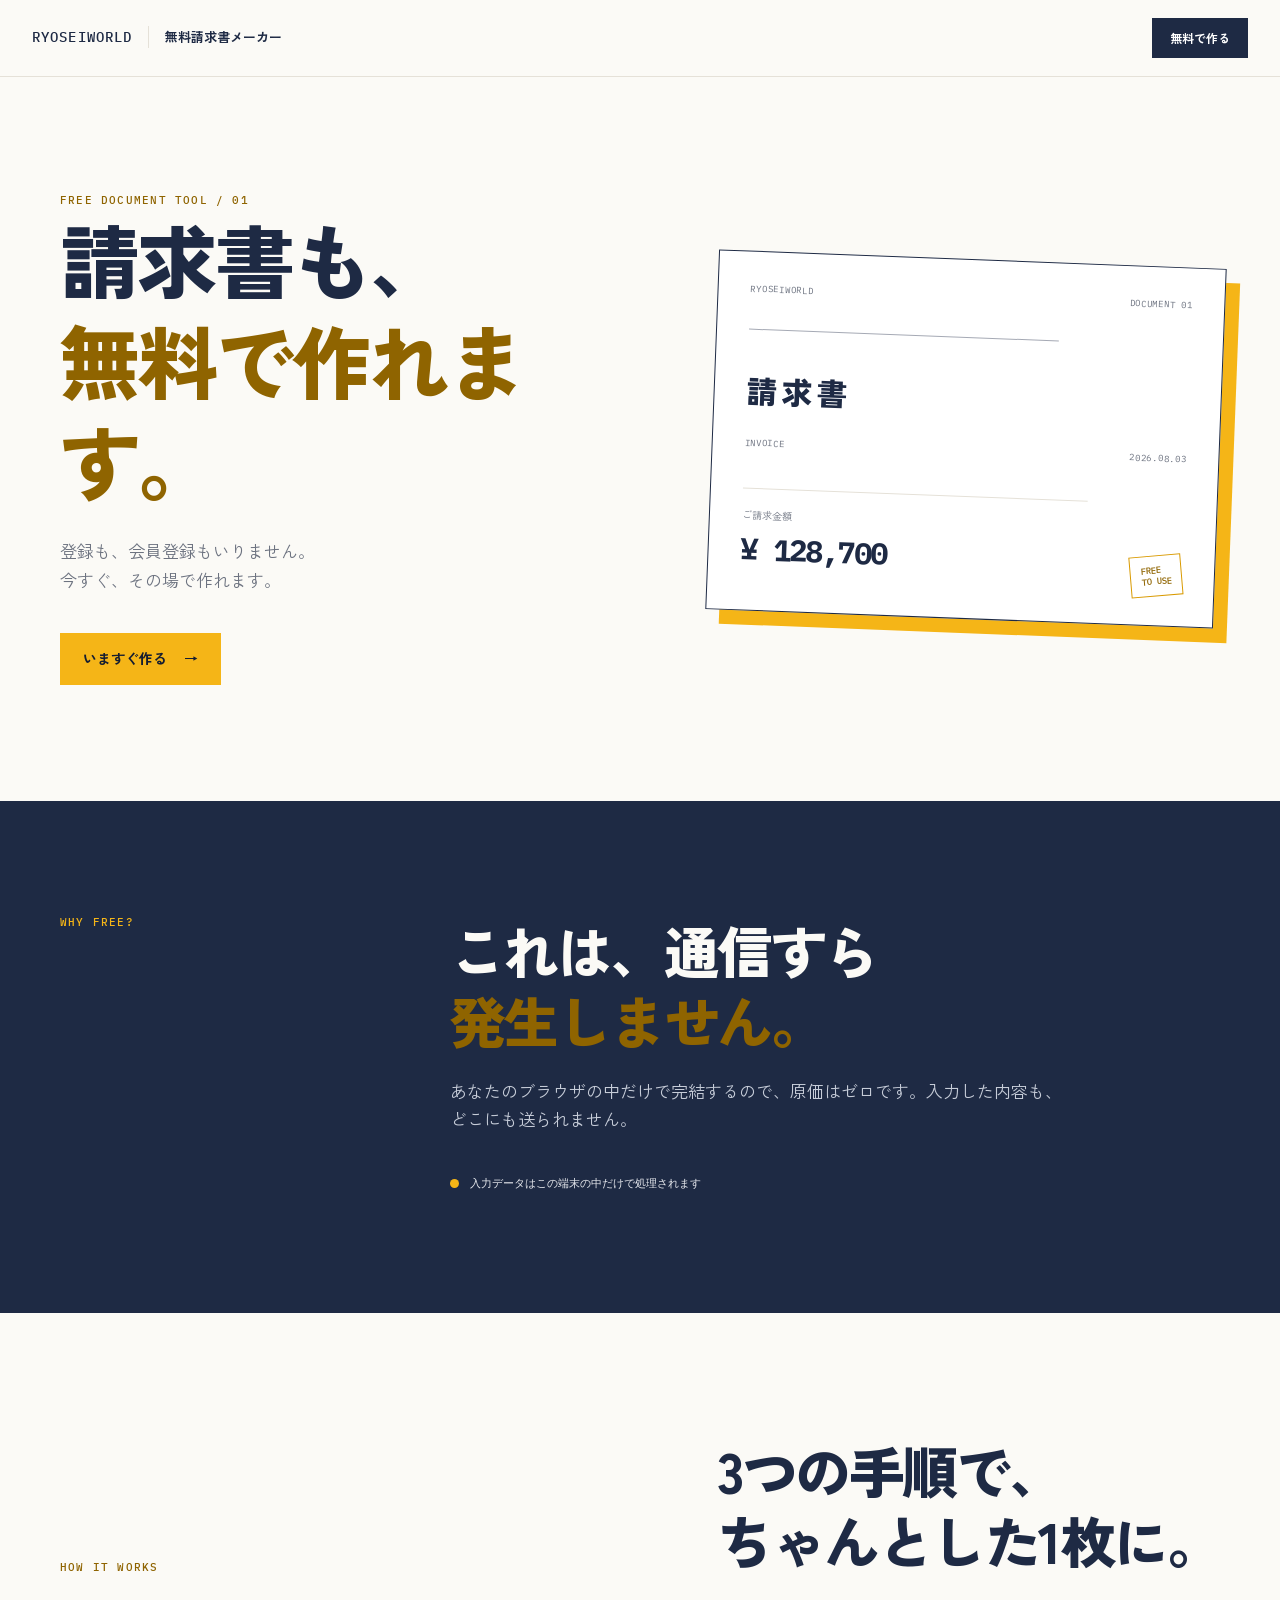
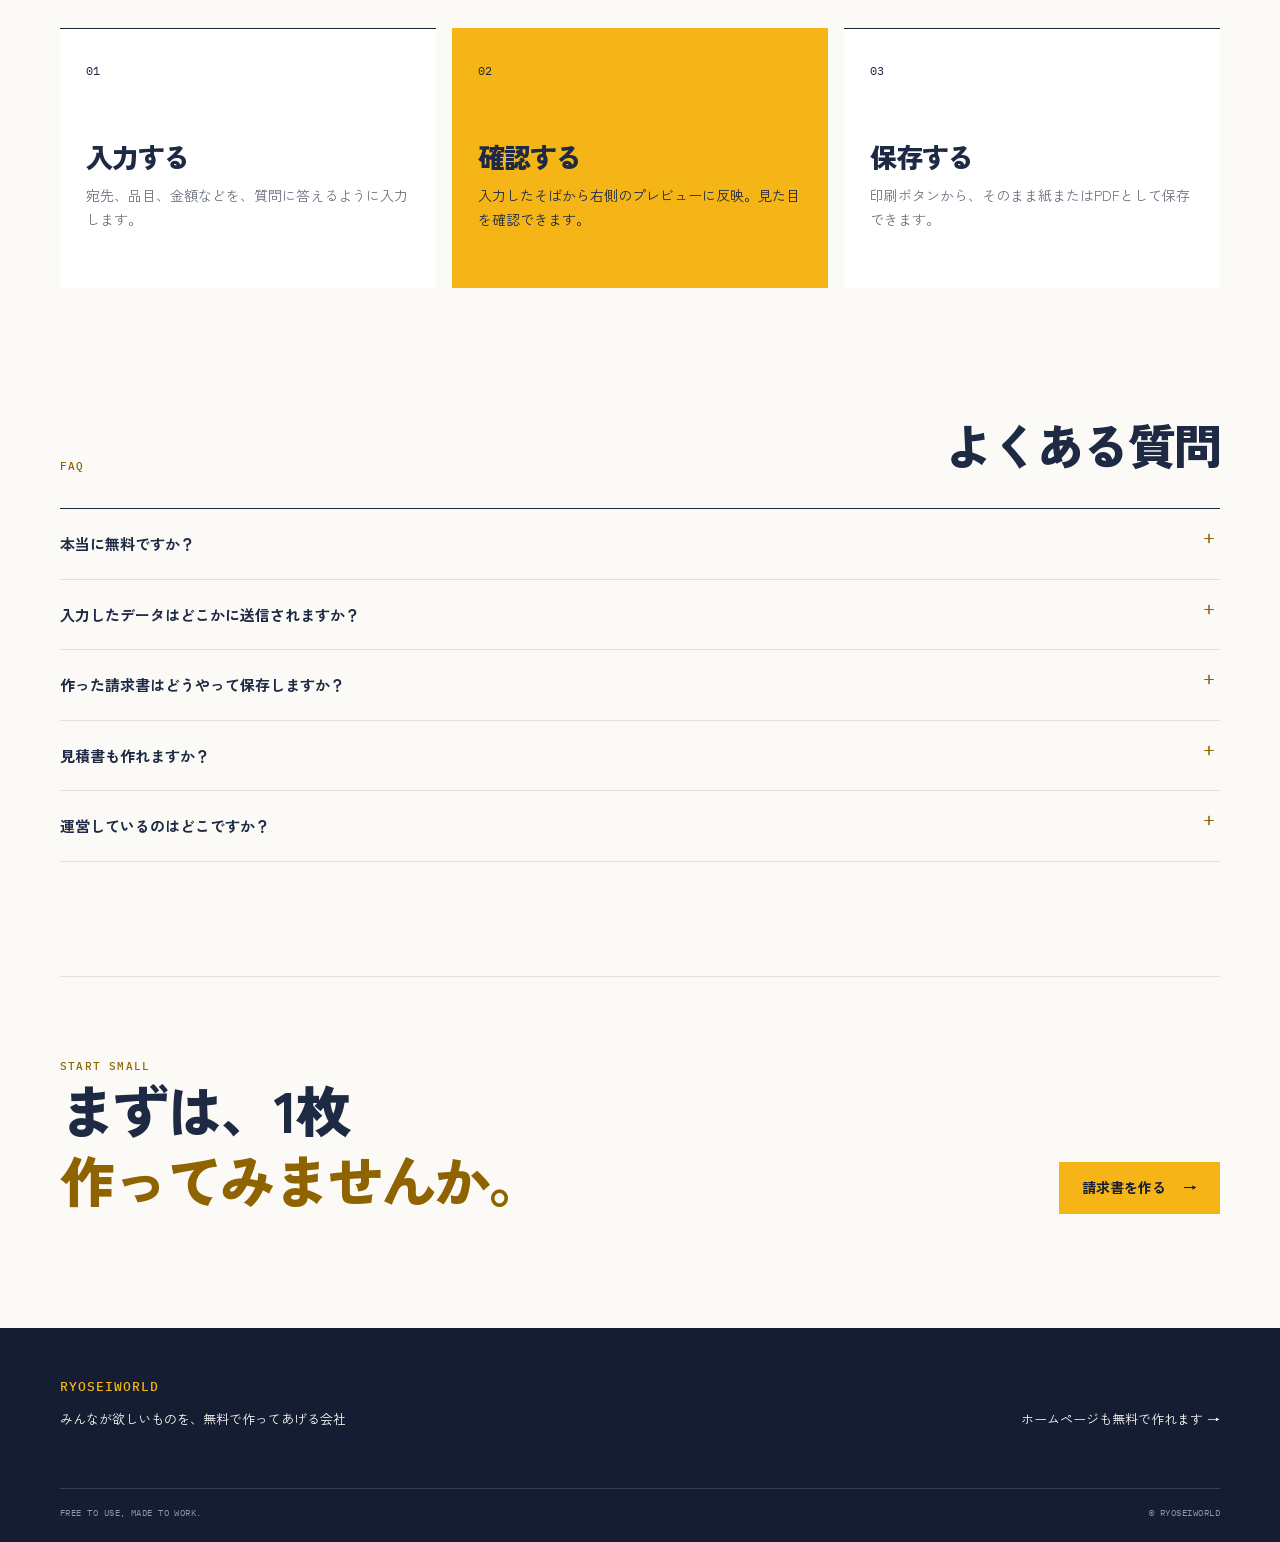
<file: index.html>
<!doctype html>
<html lang="ja">
<head>
  <meta charset="utf-8">
  <meta name="viewport" content="width=device-width, initial-scale=1">
  <meta name="description" content="登録なし、通信なし。その場で請求書や見積書を作って、印刷・PDF保存できる無料ツールです。">
  <title>無料請求書メーカー | RYOSEIWORLD</title>
  <link rel="canonical" href="https://imai-design.github.io/free-invoice-site/">
  <meta property="og:type" content="website">
  <meta property="og:site_name" content="無料請求書メーカー｜RYOSEIWORLD">
  <meta property="og:title" content="無料請求書メーカー | RYOSEIWORLD">
  <meta property="og:description" content="登録なし、通信なし。その場で請求書や見積書を作って、印刷・PDF保存できる無料ツールです。">
  <meta property="og:url" content="https://imai-design.github.io/free-invoice-site/">
  <meta property="og:image" content="https://imai-design.github.io/free-invoice-site/assets/ogp.png">
  <meta property="og:locale" content="ja_JP">
  <meta name="twitter:card" content="summary_large_image">
  <meta name="twitter:title" content="無料請求書メーカー | RYOSEIWORLD">
  <meta name="twitter:description" content="登録なし、通信なし。その場で請求書や見積書を作って、印刷・PDF保存できる無料ツールです。">
  <meta name="twitter:image" content="https://imai-design.github.io/free-invoice-site/assets/ogp.png">
  <meta name="theme-color" content="#FBFAF6">
  <link rel="icon" href="favicon.ico" type="image/x-icon">
  <link rel="preconnect" href="https://fonts.googleapis.com">
  <link rel="preconnect" href="https://fonts.gstatic.com" crossorigin>
  <link href="https://fonts.googleapis.com/css2?family=IBM+Plex+Mono:wght@400;500&family=Zen+Kaku+Gothic+New:wght@400;500;700;900&display=swap" rel="stylesheet">
  <link rel="stylesheet" href="assets/style.css">
</head>
<body class="landing-page">
  <header class="site-header">
    <a class="brand" href="index.html" aria-label="RYOSEIWORLD 無料請求書メーカー トップ">
      <span class="brand-mark">RYOSEIWORLD</span>
      <span class="brand-product">無料請求書メーカー</span>
    </a>
    <a class="button button-small button-dark" href="make.html">無料で作る</a>
  </header>

  <main>
    <section class="hero container">
      <div class="hero-copy">
        <p class="eyebrow">FREE DOCUMENT TOOL / 01</p>
        <h1>請求書も、<br><span>無料で作れます。</span></h1>
        <p class="hero-lead">登録も、会員登録もいりません。<br>今すぐ、その場で作れます。</p>
        <a class="button button-primary" href="make.html">いますぐ作る <span aria-hidden="true">→</span></a>
      </div>
      <div class="hero-sign" aria-label="請求書の見本">
        <div class="sign-topline"><span>RYOSEIWORLD</span><span>DOCUMENT 01</span></div>
        <div class="sign-lines" aria-hidden="true"></div>
        <p class="sign-label">請求書</p>
        <div class="sign-meta"><span>INVOICE</span><span>2026.08.03</span></div>
        <div class="sign-total"><small>ご請求金額</small><strong>¥ 128,700</strong></div>
        <div class="sign-stamp">FREE<br>TO USE</div>
      </div>
    </section>

    <section class="reason-section">
      <div class="container reason-grid">
        <p class="eyebrow">WHY FREE?</p>
        <div>
          <h2>これは、通信すら<br><span>発生しません。</span></h2>
          <p class="section-lead">あなたのブラウザの中だけで完結するので、原価はゼロです。入力した内容も、どこにも送られません。</p>
          <div class="proof-note"><span class="proof-dot"></span><span>入力データはこの端末の中だけで処理されます</span></div>
        </div>
      </div>
    </section>

    <section class="steps-section container">
      <div class="section-heading">
        <p class="eyebrow">HOW IT WORKS</p>
        <h2>3つの手順で、<br>ちゃんとした1枚に。</h2>
      </div>
      <div class="steps-grid">
        <article class="step-card">
          <span class="step-number">01</span>
          <h3>入力する</h3>
          <p>宛先、品目、金額などを、質問に答えるように入力します。</p>
        </article>
        <article class="step-card step-highlight">
          <span class="step-number">02</span>
          <h3>確認する</h3>
          <p>入力したそばから右側のプレビューに反映。見た目を確認できます。</p>
        </article>
        <article class="step-card">
          <span class="step-number">03</span>
          <h3>保存する</h3>
          <p>印刷ボタンから、そのまま紙またはPDFとして保存できます。</p>
        </article>
      </div>
    </section>

    <section class="faq-section container" aria-labelledby="faq-title">
      <div class="section-heading">
        <p class="eyebrow">FAQ</p>
        <h2 id="faq-title">よくある質問</h2>
      </div>
      <div class="faq-list">
        <details class="faq-item">
          <summary>本当に無料ですか？</summary>
          <p>はい、無料です。会員登録も、あとからの請求もありません。ブラウザの中だけで完結するツールなので、ずっと無料で使えます。</p>
        </details>
        <details class="faq-item">
          <summary>入力したデータはどこかに送信されますか？</summary>
          <p>送信されません。入力内容はすべてお使いのブラウザの中だけで処理され、外部のサーバーに送られることは一切ありません。</p>
        </details>
        <details class="faq-item">
          <summary>作った請求書はどうやって保存しますか？</summary>
          <p>印刷ボタンから、そのまま紙に印刷するか、印刷ダイアログの「PDFに保存」を選んでPDFとして保存できます。</p>
        </details>
        <details class="faq-item">
          <summary>見積書も作れますか？</summary>
          <p>はい。書類の種類で「見積書」を選ぶだけで、同じ画面から見積書を作成できます。</p>
        </details>
        <details class="faq-item">
          <summary>運営しているのはどこですか？</summary>
          <p>今井涼晴（RYOSEIWORLD）が個人で運営しています。同じ考えで、ホームページを無料で作れるサービスも提供しています。</p>
        </details>
      </div>
    </section>

    <section class="final-cta container">
      <div>
        <p class="eyebrow">START SMALL</p>
        <h2>まずは、1枚<br><span>作ってみませんか。</span></h2>
      </div>
      <a class="button button-primary" href="make.html">請求書を作る <span aria-hidden="true">→</span></a>
    </section>
  </main>

  <footer class="site-footer">
    <div class="container footer-main">
      <div>
        <p class="footer-brand">RYOSEIWORLD</p>
        <p>みんなが欲しいものを、無料で作ってあげる会社</p>
      </div>
      <a class="footer-link" href="https://imai-design.github.io/free-hp-site/">ホームページも無料で作れます <span aria-hidden="true">→</span></a>
    </div>
    <div class="container footer-bottom"><span>FREE TO USE, MADE TO WORK.</span><span>© RYOSEIWORLD</span></div>
  </footer>
  <script type="application/ld+json">
  {
    "@context": "https://schema.org",
    "@graph": [
      {
        "@type": "Person",
        "name": "今井 涼晴",
        "alternateName": "RYOSEIWORLD",
        "email": "kaeru3160@gmail.com"
      },
      {
        "@type": "SoftwareApplication",
        "name": "無料請求書メーカー",
        "applicationCategory": "BusinessApplication",
        "operatingSystem": "Web",
        "description": "登録なし、通信なし。ブラウザの中だけで請求書・見積書を作って、印刷やPDF保存ができる無料ツール。",
        "url": "https://imai-design.github.io/free-invoice-site/",
        "offers": {
          "@type": "Offer",
          "price": "0",
          "priceCurrency": "JPY"
        },
        "creator": { "@type": "Person", "name": "今井 涼晴" }
      },
      {
        "@type": "FAQPage",
        "mainEntity": [
          {
            "@type": "Question",
            "name": "本当に無料ですか？",
            "acceptedAnswer": { "@type": "Answer", "text": "はい、無料です。会員登録も、あとからの請求もありません。ブラウザの中だけで完結するツールなので、ずっと無料で使えます。" }
          },
          {
            "@type": "Question",
            "name": "入力したデータはどこかに送信されますか？",
            "acceptedAnswer": { "@type": "Answer", "text": "送信されません。入力内容はすべてお使いのブラウザの中だけで処理され、外部のサーバーに送られることは一切ありません。" }
          },
          {
            "@type": "Question",
            "name": "作った請求書はどうやって保存しますか？",
            "acceptedAnswer": { "@type": "Answer", "text": "印刷ボタンから、そのまま紙に印刷するか、印刷ダイアログの『PDFに保存』を選んでPDFとして保存できます。" }
          },
          {
            "@type": "Question",
            "name": "見積書も作れますか？",
            "acceptedAnswer": { "@type": "Answer", "text": "はい。書類の種類で『見積書』を選ぶだけで、同じ画面から見積書を作成できます。" }
          },
          {
            "@type": "Question",
            "name": "運営しているのはどこですか？",
            "acceptedAnswer": { "@type": "Answer", "text": "今井涼晴（RYOSEIWORLD）が個人で運営しています。同じ考えで、ホームページを無料で作れるサービスも提供しています。" }
          }
        ]
      }
    ]
  }
  </script>
</body>
</html>
</file>
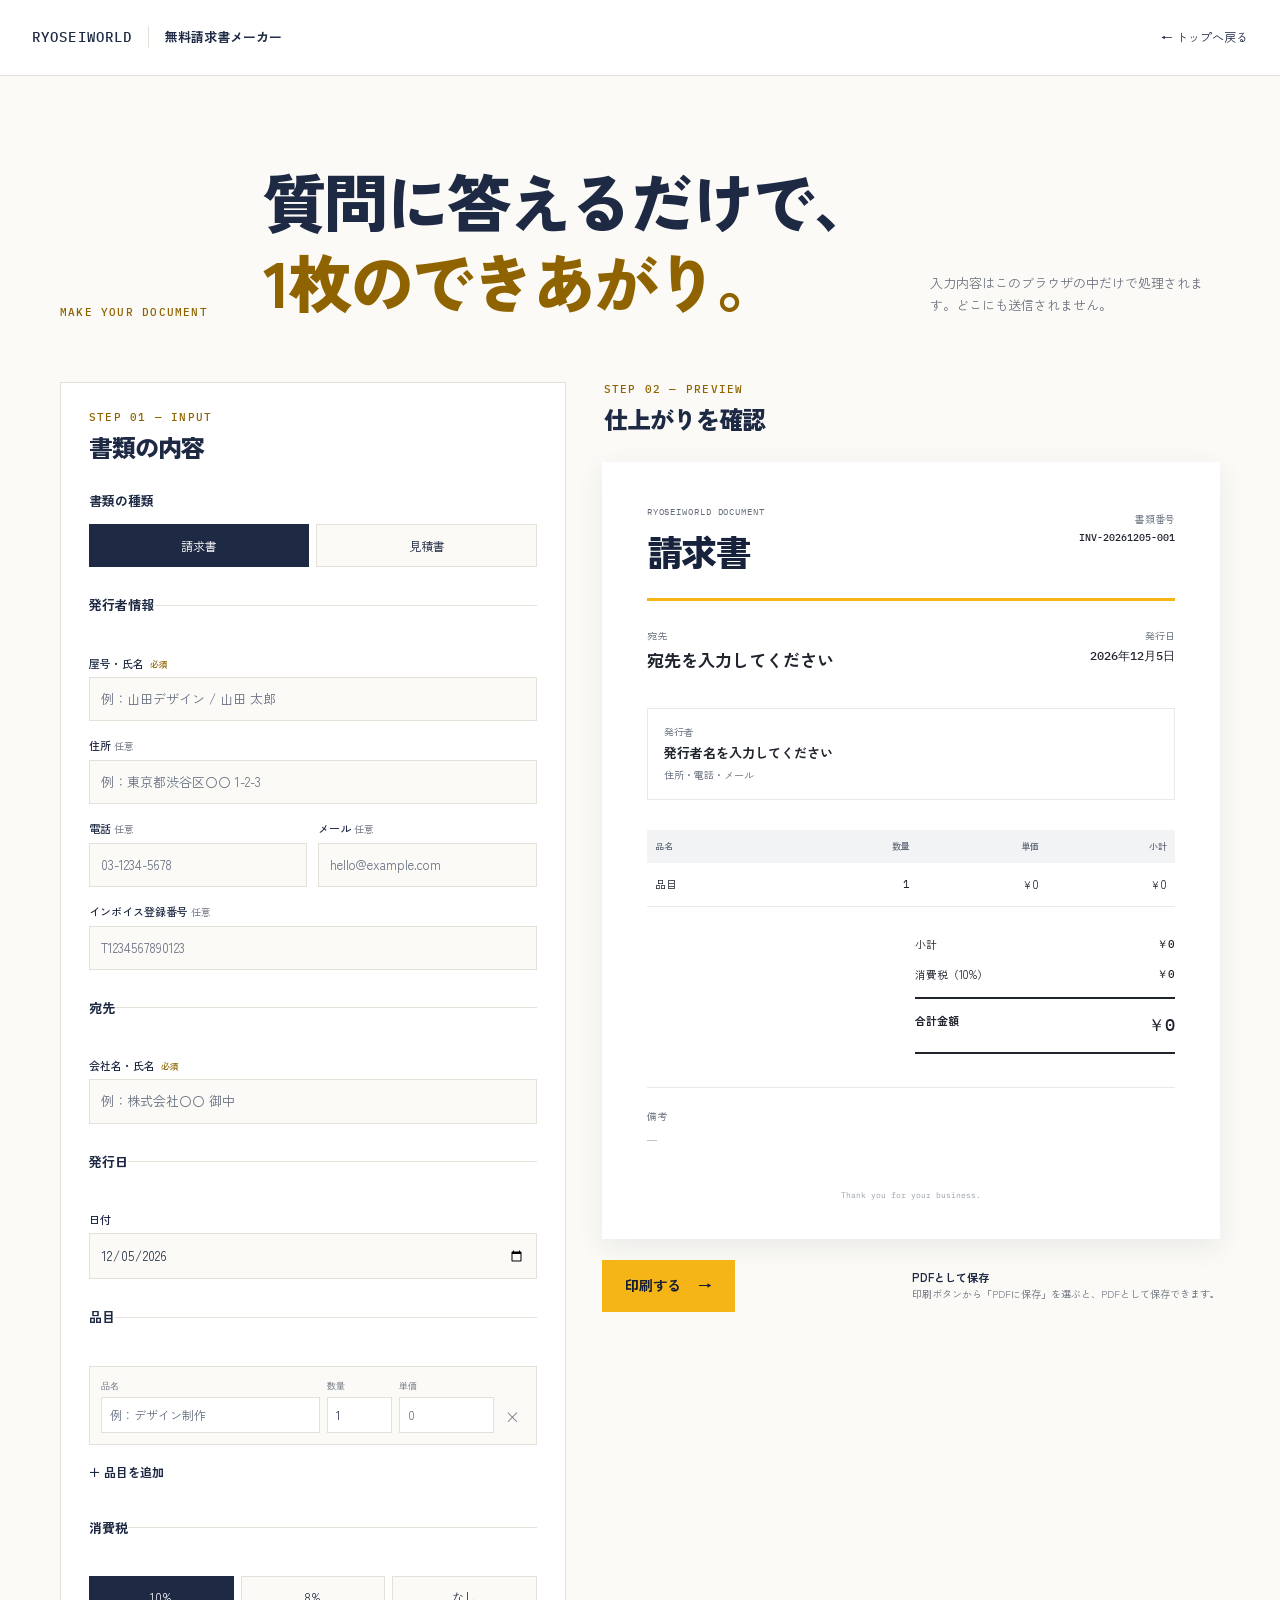
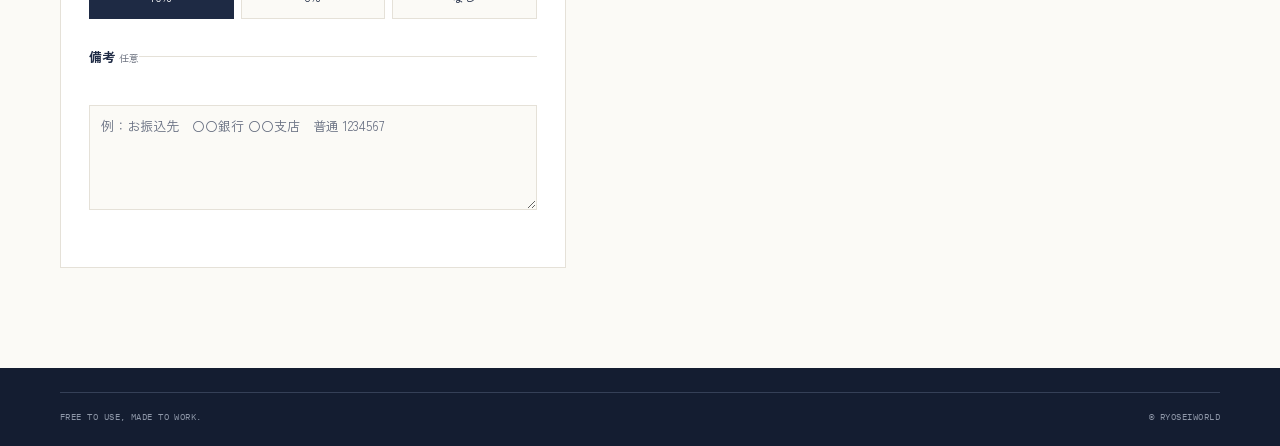
<file: make.html>
<!doctype html>
<html lang="ja">
<head>
  <meta charset="utf-8">
  <meta name="viewport" content="width=device-width, initial-scale=1">
  <meta name="description" content="ブラウザだけで請求書・見積書を作成できます。入力内容は外部へ送信されません。">
  <title>請求書を作る | 無料請求書メーカー</title>
  <link rel="canonical" href="https://imai-design.github.io/free-invoice-site/make.html">
  <meta property="og:type" content="website">
  <meta property="og:site_name" content="無料請求書メーカー｜RYOSEIWORLD">
  <meta property="og:title" content="請求書を作る | 無料請求書メーカー">
  <meta property="og:description" content="ブラウザだけで請求書・見積書を作成できます。入力内容は外部へ送信されません。">
  <meta property="og:url" content="https://imai-design.github.io/free-invoice-site/make.html">
  <meta property="og:image" content="https://imai-design.github.io/free-invoice-site/assets/ogp.png">
  <meta property="og:locale" content="ja_JP">
  <meta name="twitter:card" content="summary_large_image">
  <meta name="twitter:title" content="請求書を作る | 無料請求書メーカー">
  <meta name="twitter:description" content="ブラウザだけで請求書・見積書を作成できます。入力内容は外部へ送信されません。">
  <meta name="twitter:image" content="https://imai-design.github.io/free-invoice-site/assets/ogp.png">
  <meta name="theme-color" content="#FBFAF6">
  <link rel="icon" href="favicon.ico" type="image/x-icon">
  <link rel="preconnect" href="https://fonts.googleapis.com">
  <link rel="preconnect" href="https://fonts.gstatic.com" crossorigin>
  <link href="https://fonts.googleapis.com/css2?family=IBM+Plex+Mono:wght@400;500&family=Zen+Kaku+Gothic+New:wght@400;500;700;900&display=swap" rel="stylesheet">
  <link rel="stylesheet" href="assets/style.css">
</head>
<body class="maker-page">
  <header class="site-header app-header">
    <a class="brand" href="index.html" aria-label="RYOSEIWORLD 無料請求書メーカー トップ">
      <span class="brand-mark">RYOSEIWORLD</span>
      <span class="brand-product">無料請求書メーカー</span>
    </a>
    <a class="back-link" href="index.html">← トップへ戻る</a>
  </header>

  <main class="maker-main container">
    <div class="maker-intro">
      <p class="eyebrow">MAKE YOUR DOCUMENT</p>
      <h1>質問に答えるだけで、<br><span>1枚のできあがり。</span></h1>
      <p>入力内容はこのブラウザの中だけで処理されます。どこにも送信されません。</p>
    </div>

    <div class="workspace">
      <section class="form-panel" aria-labelledby="form-title">
        <div class="panel-heading">
          <p class="panel-kicker">STEP 01 — INPUT</p>
          <h2 id="form-title">書類の内容</h2>
        </div>
        <form id="document-form" autocomplete="off">
          <fieldset>
            <legend>書類の種類</legend>
            <div class="choice-row">
              <label class="choice-card"><input type="radio" name="documentType" value="invoice" checked><span>請求書</span></label>
              <label class="choice-card"><input type="radio" name="documentType" value="estimate"><span>見積書</span></label>
            </div>
          </fieldset>

          <fieldset>
            <legend>発行者情報</legend>
            <div class="form-grid">
              <label class="field full"><span>屋号・氏名 <b>必須</b></span><input id="issuerName" type="text" required aria-required="true" placeholder="例：山田デザイン / 山田 太郎"></label>
              <label class="field full"><span>住所 <em>任意</em></span><input id="issuerAddress" type="text" placeholder="例：東京都渋谷区〇〇 1-2-3"></label>
              <label class="field"><span>電話 <em>任意</em></span><input id="issuerPhone" type="tel" inputmode="tel" placeholder="03-1234-5678"></label>
              <label class="field"><span>メール <em>任意</em></span><input id="issuerEmail" type="email" placeholder="hello@example.com"></label>
              <label class="field full"><span>インボイス登録番号 <em>任意</em></span><input id="registrationNumber" type="text" placeholder="T1234567890123"></label>
            </div>
          </fieldset>

          <fieldset>
            <legend>宛先</legend>
            <label class="field full"><span>会社名・氏名 <b>必須</b></span><input id="recipientName" type="text" required aria-required="true" placeholder="例：株式会社〇〇 御中"></label>
          </fieldset>

          <fieldset>
            <legend>発行日</legend>
            <label class="field full"><span>日付</span><input id="issueDate" type="date"></label>
          </fieldset>

          <fieldset>
            <legend>品目</legend>
            <div id="items" class="items-list"></div>
            <button id="add-item" class="add-item" type="button">＋ 品目を追加</button>
          </fieldset>

          <fieldset>
            <legend>消費税</legend>
            <div class="choice-row tax-choices">
              <label class="choice-card"><input type="radio" name="taxRate" value="0.1" checked><span>10%</span></label>
              <label class="choice-card"><input type="radio" name="taxRate" value="0.08"><span>8%</span></label>
              <label class="choice-card"><input type="radio" name="taxRate" value="0"><span>なし</span></label>
            </div>
          </fieldset>

          <fieldset>
            <legend>備考 <em>任意</em></legend>
            <label class="field full"><span class="sr-only">備考</span><textarea id="notes" rows="4" placeholder="例：お振込先　〇〇銀行 〇〇支店　普通 1234567"></textarea></label>
          </fieldset>
        </form>
      </section>

      <section class="preview-panel" aria-labelledby="preview-title">
        <div class="panel-heading preview-heading">
          <p class="panel-kicker">STEP 02 — PREVIEW</p>
          <h2 id="preview-title">仕上がりを確認</h2>
        </div>
        <article class="invoice-preview" aria-label="書類プレビュー">
          <header class="invoice-header">
            <div>
              <p class="invoice-eyebrow">RYOSEIWORLD DOCUMENT</p>
              <h3 id="preview-document-type">請求書</h3>
            </div>
            <div class="invoice-number-block"><span>書類番号</span><strong id="preview-number">INV-20260803-001</strong></div>
          </header>
          <div class="invoice-rule"></div>
          <div class="invoice-meta">
            <div class="recipient-block"><span>宛先</span><strong id="preview-recipient">宛先を入力してください</strong></div>
            <div class="date-block"><span>発行日</span><strong id="preview-date">2026年8月3日</strong></div>
          </div>
          <div class="issuer-block">
            <span>発行者</span>
            <strong id="preview-issuer">発行者名を入力してください</strong>
            <p id="preview-issuer-details">住所・電話・メール</p>
            <p id="preview-registration"></p>
          </div>
          <table class="invoice-table">
            <thead><tr><th>品名</th><th>数量</th><th>単価</th><th>小計</th></tr></thead>
            <tbody id="preview-items"></tbody>
          </table>
          <div class="invoice-summary">
            <div><span>小計</span><strong id="preview-subtotal">¥0</strong></div>
            <div><span id="preview-tax-label">消費税（10%）</span><strong id="preview-tax">¥0</strong></div>
            <div class="grand-total"><span>合計金額</span><strong id="preview-total">¥0</strong></div>
          </div>
          <div class="notes-block"><span>備考</span><p id="preview-notes">—</p></div>
          <footer class="invoice-footer">Thank you for your business.</footer>
        </article>
        <div class="preview-actions">
          <button id="print-document" class="button button-primary" type="button">印刷する <span aria-hidden="true">→</span></button>
          <p class="pdf-note"><strong>PDFとして保存</strong><br>印刷ボタンから「PDFに保存」を選ぶと、PDFとして保存できます。</p>
        </div>
        <p id="form-error" class="form-error" aria-live="polite"></p>
      </section>
    </div>
  </main>

  <footer class="site-footer compact-footer"><div class="container footer-bottom"><span>FREE TO USE, MADE TO WORK.</span><span>© RYOSEIWORLD</span></div></footer>
  <script src="assets/app.js"></script>
</body>
</html>
</file>
<file: assets/style.css>
:root {
  --paper: #FBFAF6;
  --ink: #1E2A44;
  --ink-deep: #141D31;
  --yamabuki: #F5B517;
  --yamabuki-deep: #D99A00;
  --yamabuki-text: #8F6400;
  --line: #E5E1D8;
  --white: #FFFFFF;
  --muted: #6D7380;
  --sans: "Zen Kaku Gothic New", sans-serif;
  --mono: "IBM Plex Mono", monospace;
}

* { box-sizing: border-box; }
html { scroll-behavior: smooth; }
body { margin: 0; background: var(--paper); color: var(--ink); font-family: var(--sans); line-height: 1.7; }
a { color: inherit; }
button, input, textarea { font: inherit; }
button, a { -webkit-tap-highlight-color: transparent; }
:focus-visible { outline: 3px solid var(--yamabuki-deep); outline-offset: 3px; }
.container { width: min(1160px, calc(100% - 48px)); margin: 0 auto; }
.site-header { min-height: 76px; padding: 18px 32px; display: flex; align-items: center; justify-content: space-between; border-bottom: 1px solid var(--line); }
.brand { display: inline-flex; align-items: baseline; gap: 16px; text-decoration: none; }
.brand-mark, .footer-brand { font-family: var(--mono); font-size: 14px; font-weight: 500; letter-spacing: .08em; }
.brand-product { padding-left: 16px; border-left: 1px solid var(--line); font-size: 13px; font-weight: 700; }
.button { min-height: 52px; padding: 12px 22px; display: inline-flex; align-items: center; justify-content: center; gap: 17px; border: 1px solid transparent; text-decoration: none; font-size: 14px; font-weight: 700; cursor: pointer; transition: background-color .2s ease, color .2s ease, transform .2s ease; }
.button:hover { transform: translateY(-2px); }
.button-primary { background: var(--yamabuki); color: var(--ink-deep); }
.button-primary:hover { background: var(--yamabuki-deep); }
.button-dark { background: var(--ink); color: var(--white); }
.button-dark:hover { background: var(--ink-deep); }
.button-small { min-height: 40px; padding: 8px 17px; font-size: 12px; }
.eyebrow, .panel-kicker { margin: 0; color: var(--yamabuki-text); font-family: var(--mono); font-size: 11px; font-weight: 500; letter-spacing: .11em; line-height: 1.4; }
h1, h2, h3, p { margin-top: 0; }
h1, h2, h3 { line-height: 1.25; letter-spacing: -.045em; }
h1 { margin-bottom: 26px; font-size: clamp(42px, 6.3vw, 82px); font-weight: 900; }
h1 span, h2 span { color: var(--yamabuki-text); }
h2 { margin-bottom: 22px; font-size: clamp(34px, 4.5vw, 56px); font-weight: 900; }
.hero { min-height: 660px; padding-top: 116px; padding-bottom: 116px; display: grid; grid-template-columns: minmax(0, 1.05fr) minmax(380px, .95fr); align-items: center; gap: 90px; }
.hero-lead { margin-bottom: 38px; color: var(--muted); font-size: 17px; }
.hero-sign { min-height: 360px; padding: 29px 32px; position: relative; overflow: hidden; background: var(--white); border: 1px solid var(--ink); box-shadow: 14px 14px 0 var(--yamabuki); transform: rotate(2.2deg); }
.sign-topline, .sign-meta { display: flex; justify-content: space-between; color: var(--muted); font-family: var(--mono); font-size: 9px; letter-spacing: .08em; }
.sign-lines { width: 70%; height: 1px; margin-top: 33px; background: var(--ink); opacity: .4; }
.sign-label { margin: 34px 0 18px; font-size: 31px; font-weight: 900; letter-spacing: .12em; }
.sign-total { width: 78%; margin-top: 38px; padding-top: 17px; border-top: 1px solid var(--line); }
.sign-total small { display: block; color: var(--muted); font-size: 10px; }
.sign-total strong { font-family: var(--mono); font-size: 30px; letter-spacing: -.06em; }
.sign-stamp { padding: 8px 10px; position: absolute; right: 32px; bottom: 30px; border: 1px solid var(--yamabuki-deep); color: var(--yamabuki-text); font-family: var(--mono); font-size: 9px; font-weight: 500; line-height: 1.25; transform: rotate(-7deg); }
.reason-section { padding: 114px 0 120px; background: var(--ink); color: var(--paper); }
.reason-grid { display: grid; grid-template-columns: .6fr 1.4fr; gap: 60px; }
.reason-section .eyebrow { color: var(--yamabuki); }
.section-lead { max-width: 620px; color: #C6CCD8; font-size: 17px; }
.proof-note { margin-top: 40px; display: flex; align-items: center; gap: 11px; color: #E6E8ED; font-family: var(--mono); font-size: 11px; }
.proof-dot { width: 9px; height: 9px; display: inline-block; background: var(--yamabuki); border-radius: 50%; }
.steps-section { padding-top: 122px; padding-bottom: 126px; }
.section-heading { display: flex; justify-content: space-between; align-items: end; gap: 30px; margin-bottom: 53px; }
.section-heading h2 { margin-bottom: 0; }
.steps-grid { display: grid; grid-template-columns: repeat(3, 1fr); gap: 16px; }
.step-card { min-height: 260px; padding: 26px; border-top: 1px solid var(--ink); background: var(--white); }
.step-card.step-highlight { background: var(--yamabuki); border-color: var(--yamabuki); }
.step-number { font-family: var(--mono); font-size: 12px; }
.step-card h3 { margin: 58px 0 10px; font-size: 27px; font-weight: 900; }
.step-card p { margin-bottom: 0; color: var(--muted); font-size: 14px; }
.step-highlight p { color: var(--ink); }
.faq-section { padding-bottom: 114px; }
.faq-section .section-heading { margin-bottom: 34px; }
.faq-section .section-heading h2 { font-size: clamp(32px, 4vw, 48px); }
.faq-list { border-top: 1px solid var(--ink); }
.faq-item { border-bottom: 1px solid var(--line); }
.faq-item summary { padding: 22px 42px 22px 0; position: relative; cursor: pointer; list-style: none; font-size: 15px; font-weight: 700; }
.faq-item summary::-webkit-details-marker { display: none; }
.faq-item summary::after { content: '+'; position: absolute; top: 19px; right: 5px; color: var(--yamabuki-text); font-family: var(--mono); font-size: 20px; font-weight: 400; line-height: 1; }
.faq-item[open] summary::after { content: '−'; }
.faq-item summary:focus-visible { outline-offset: -3px; }
.faq-item p { max-width: 780px; margin: -3px 42px 22px 0; color: var(--muted); font-size: 13px; }
.final-cta { padding: 82px 0 114px; display: flex; align-items: end; justify-content: space-between; border-top: 1px solid var(--line); gap: 30px; }
.final-cta h2 { margin-bottom: 0; }
.site-footer { padding: 48px 0 22px; background: var(--ink-deep); color: var(--paper); }
.footer-main { display: flex; justify-content: space-between; align-items: end; gap: 30px; }
.footer-main p { margin-bottom: 0; font-size: 13px; }
.footer-brand { margin-bottom: 10px !important; color: var(--yamabuki); }
.footer-link { color: var(--paper); font-size: 13px; text-decoration: none; }
.footer-link:hover { color: var(--yamabuki); }
.footer-bottom { margin-top: 58px; padding-top: 16px; display: flex; justify-content: space-between; color: #8E97A8; border-top: 1px solid #354057; font-family: var(--mono); font-size: 9px; letter-spacing: .05em; }

/* Maker */
.app-header { background: var(--white); }
.back-link { font-size: 12px; text-decoration: none; }
.back-link:hover { color: var(--yamabuki-text); }
.maker-main { padding-top: 70px; padding-bottom: 100px; }
.maker-intro { margin-bottom: 62px; display: flex; align-items: end; justify-content: space-between; gap: 40px; }
.maker-intro h1 { margin: 14px 0 0; font-size: clamp(38px, 5vw, 64px); }
.maker-intro > p:last-child { max-width: 290px; margin-bottom: 4px; color: var(--muted); font-size: 13px; }
.workspace { display: grid; grid-template-columns: minmax(320px, .9fr) minmax(0, 1.1fr); align-items: start; gap: 36px; }
.form-panel, .preview-panel { min-width: 0; }
.form-panel { padding: 27px 28px 30px; background: var(--white); border: 1px solid var(--line); }
.panel-heading { margin-bottom: 28px; }
.panel-heading h2 { margin: 7px 0 0; font-size: 24px; letter-spacing: -.04em; }
fieldset { margin: 0; padding: 0 0 27px; border: 0; }
fieldset + fieldset { padding-top: 25px; border-top: 1px solid var(--line); }
legend { margin-bottom: 12px; padding: 0; font-size: 13px; font-weight: 700; }
legend em, .field em { color: var(--muted); font-size: 10px; font-style: normal; font-weight: 400; }
.choice-row { display: flex; gap: 7px; }
.choice-card { flex: 1; position: relative; cursor: pointer; }
.choice-card input { position: absolute; opacity: 0; }
.choice-card span { min-height: 43px; padding: 8px 12px; display: flex; align-items: center; justify-content: center; background: var(--paper); border: 1px solid var(--line); font-size: 12px; transition: border-color .2s ease, background-color .2s ease; }
.choice-card input:checked + span { border-color: var(--ink); background: var(--ink); color: var(--white); }
.choice-card input:focus-visible + span { outline: 3px solid var(--yamabuki-deep); outline-offset: 2px; }
.form-grid { display: grid; grid-template-columns: 1fr 1fr; gap: 15px 11px; }
.field { display: flex; flex-direction: column; gap: 5px; min-width: 0; }
.field.full { grid-column: 1 / -1; }
.field > span { font-size: 11px; font-weight: 500; }
.field b { margin-left: 3px; color: var(--yamabuki-text); font-size: 9px; font-weight: 500; }
.field input, .field textarea, .item-field input { width: 100%; padding: 10px 11px; border: 1px solid var(--line); border-radius: 0; background: var(--paper); color: var(--ink); font-size: 13px; }
.field input::placeholder, .field textarea::placeholder, .item-field input::placeholder { color: #666E80; }
.field input:focus, .field textarea:focus, .item-field input:focus { border-color: var(--ink); outline: none; }
.field textarea { resize: vertical; line-height: 1.6; }
.items-list { display: grid; gap: 10px; }
.item-row { padding: 11px; position: relative; display: grid; grid-template-columns: minmax(0, 1.4fr) 65px 95px 24px; gap: 7px; background: var(--paper); border: 1px solid var(--line); }
.item-field { display: flex; flex-direction: column; gap: 4px; }
.item-field label { color: var(--muted); font-family: var(--mono); font-size: 9px; }
.item-field input { padding: 7px 8px; background: var(--white); font-size: 12px; }
.remove-item { align-self: end; width: 24px; height: 34px; padding: 0; border: 0; background: transparent; color: var(--muted); cursor: pointer; font-size: 16px; }
.remove-item:hover { color: var(--ink); }
.add-item { margin-top: 10px; padding: 7px 0; border: 0; background: transparent; color: var(--ink); font-size: 12px; font-weight: 700; cursor: pointer; }
.add-item:hover { color: var(--yamabuki-text); }
.preview-heading { padding-left: 2px; }
.invoice-preview { width: 100%; min-height: 710px; padding: 42px 45px 36px; background: var(--white); color: #20242D; box-shadow: 0 8px 25px rgba(30, 42, 68, .08); }
.invoice-header { display: flex; justify-content: space-between; gap: 20px; }
.invoice-eyebrow { margin-bottom: 8px; color: #646C7A; font-family: var(--mono); font-size: 9px; letter-spacing: .1em; }
.invoice-header h3 { margin: 0; color: #17233C; font-size: 36px; font-weight: 900; }
.invoice-number-block { padding-top: 6px; display: flex; flex-direction: column; align-items: end; gap: 2px; }
.invoice-number-block span, .invoice-meta span, .issuer-block > span, .notes-block > span { color: #646C7A; font-size: 10px; }
.invoice-number-block strong { font-family: var(--mono); font-size: 10px; font-weight: 500; }
.invoice-rule { height: 3px; margin: 25px 0 26px; background: var(--yamabuki); }
.invoice-meta { display: grid; grid-template-columns: 1fr auto; gap: 20px; margin-bottom: 33px; }
.invoice-meta > div, .issuer-block { display: flex; flex-direction: column; gap: 2px; }
.recipient-block strong { font-size: 17px; }
.date-block { text-align: right; }
.date-block strong { font-family: var(--mono); font-size: 12px; font-weight: 500; }
.issuer-block { margin-bottom: 30px; padding: 14px 16px; border: 1px solid #E7E9ED; }
.issuer-block strong { font-size: 13px; }
.issuer-block p { margin: 0; color: #646C7A; font-size: 10px; white-space: pre-line; }
.invoice-table { width: 100%; border-collapse: collapse; font-size: 11px; }
.invoice-table th { padding: 9px 8px; background: #F2F3F5; color: #606878; font-size: 9px; font-weight: 500; text-align: left; }
.invoice-table th:not(:first-child), .invoice-table td:not(:first-child) { text-align: right; }
.invoice-table td { padding: 12px 8px; border-bottom: 1px solid #E7E9ED; }
.invoice-table td:nth-child(2) { font-family: var(--mono); }
.invoice-summary { width: min(260px, 100%); margin: 22px 0 0 auto; }
.invoice-summary > div { padding: 6px 0; display: flex; justify-content: space-between; font-size: 11px; }
.invoice-summary strong { font-family: var(--mono); font-size: 11px; font-weight: 500; }
.invoice-summary .grand-total { margin-top: 7px; padding: 12px 0; border-top: 2px solid #20242D; border-bottom: 2px solid #20242D; font-weight: 700; }
.invoice-summary .grand-total strong { font-size: 17px; }
.notes-block { min-height: 65px; margin-top: 33px; padding-top: 12px; border-top: 1px solid #E7E9ED; }
.notes-block p { margin: 4px 0 0; color: #606878; font-size: 10px; white-space: pre-line; }
.invoice-footer { margin-top: 37px; color: #9AA0AB; font-family: var(--mono); font-size: 8px; text-align: center; }
.preview-actions { margin-top: 21px; display: flex; align-items: center; justify-content: space-between; gap: 20px; }
.preview-actions .button { flex-shrink: 0; }
.pdf-note { margin: 0; color: var(--muted); font-size: 10px; line-height: 1.55; }
.pdf-note strong { color: var(--ink); font-size: 11px; }
.form-error { margin: 12px 0 0; color: #B3261E; font-size: 13px; font-weight: 700; }
.compact-footer { padding-top: 24px; }
.compact-footer .footer-bottom { margin-top: 0; }
.sr-only { width: 1px; height: 1px; padding: 0; position: absolute; overflow: hidden; clip: rect(0, 0, 0, 0); white-space: nowrap; border: 0; }

@media (max-width: 820px) {
  .hero { grid-template-columns: 1fr; gap: 55px; padding-top: 80px; padding-bottom: 90px; }
  .hero-sign { width: min(100%, 510px); justify-self: center; }
  .reason-grid { grid-template-columns: 1fr; gap: 22px; }
  .section-heading { display: block; }
  .section-heading h2 { margin-top: 18px; }
  .workspace { grid-template-columns: 1fr; }
  .preview-panel { grid-row: 1; }
  .form-panel { grid-row: 2; }
  .invoice-preview { min-height: 0; }
}

@media (max-width: 560px) {
  .container { width: min(100% - 30px, 1160px); }
  .site-header { min-height: 64px; padding: 13px 15px; }
  .brand { gap: 8px; }
  .brand-mark { font-size: 11px; }
  .brand-product { padding-left: 8px; font-size: 10px; }
  .button-small { padding: 7px 11px; font-size: 10px; }
  .back-link { font-size: 10px; }
  .hero { min-height: auto; padding-top: 68px; padding-bottom: 76px; }
  h1 { font-size: clamp(39px, 12vw, 58px); }
  .hero-lead { font-size: 15px; }
  .hero-sign { min-height: 280px; padding: 23px 22px; box-shadow: 8px 8px 0 var(--yamabuki); }
  .sign-label { margin-top: 27px; font-size: 27px; }
  .sign-total { margin-top: 27px; }
  .sign-total strong { font-size: 24px; }
  .sign-stamp { right: 22px; bottom: 22px; }
  .reason-section { padding: 75px 0 80px; }
  h2 { font-size: 38px; }
  .section-lead { font-size: 15px; }
  .steps-section { padding-top: 80px; padding-bottom: 84px; }
  .steps-grid { grid-template-columns: 1fr; gap: 10px; }
  .step-card { min-height: 0; padding: 21px; }
  .step-card h3 { margin-top: 32px; }
  .faq-section { padding-bottom: 78px; }
  .faq-section .section-heading { margin-bottom: 26px; }
  .faq-item summary { padding: 18px 36px 18px 0; font-size: 14px; }
  .faq-item summary::after { top: 17px; right: 2px; }
  .faq-item p { margin: -2px 36px 18px 0; font-size: 13px; }
  .final-cta { padding: 61px 0 78px; display: block; }
  .final-cta .button { margin-top: 28px; }
  .footer-main { display: block; }
  .footer-link { margin-top: 29px; display: inline-block; }
  .footer-bottom { margin-top: 39px; }
  .maker-main { padding-top: 49px; padding-bottom: 70px; }
  .maker-intro { display: block; margin-bottom: 37px; }
  .maker-intro h1 { margin-top: 12px; font-size: 39px; }
  .maker-intro > p:last-child { margin-top: 20px; }
  .form-panel { padding: 23px 16px; }
  .form-grid { grid-template-columns: 1fr; }
  .field.full { grid-column: auto; }
  .item-row { grid-template-columns: minmax(0, 1fr) 57px 82px 20px; gap: 4px; padding: 8px; }
  .item-field input { padding: 7px 5px; font-size: 11px; }
  .invoice-preview { padding: 28px 19px 25px; }
  .invoice-header h3 { font-size: 29px; }
  .invoice-number-block strong { font-size: 8px; }
  .invoice-meta { margin-bottom: 25px; }
  .recipient-block strong { font-size: 14px; }
  .invoice-table { font-size: 10px; }
  .invoice-table th, .invoice-table td { padding-left: 4px; padding-right: 4px; }
  .preview-actions { display: block; }
  .preview-actions .button { width: 100%; }
  .pdf-note { margin-top: 15px; }
}

@media (prefers-reduced-motion: reduce) {
  *, *::before, *::after { scroll-behavior: auto !important; transition-duration: .01ms !important; animation-duration: .01ms !important; animation-iteration-count: 1 !important; }
  .button:hover { transform: none; }
}

@page { size: A4; margin: 12mm; }
@media print {
  html, body { width: 100%; background: var(--white); }
  .site-header, .maker-intro, .form-panel, .preview-heading, .preview-actions, .compact-footer { display: none !important; }
  .maker-main, .container { width: 100%; max-width: none; margin: 0; padding: 0; }
  .workspace { display: block; }
  .preview-panel { display: block; }
  .invoice-preview { width: 100%; min-height: 0; padding: 0; box-shadow: none; }
  .invoice-footer { margin-top: 26px; }
}
</file>
